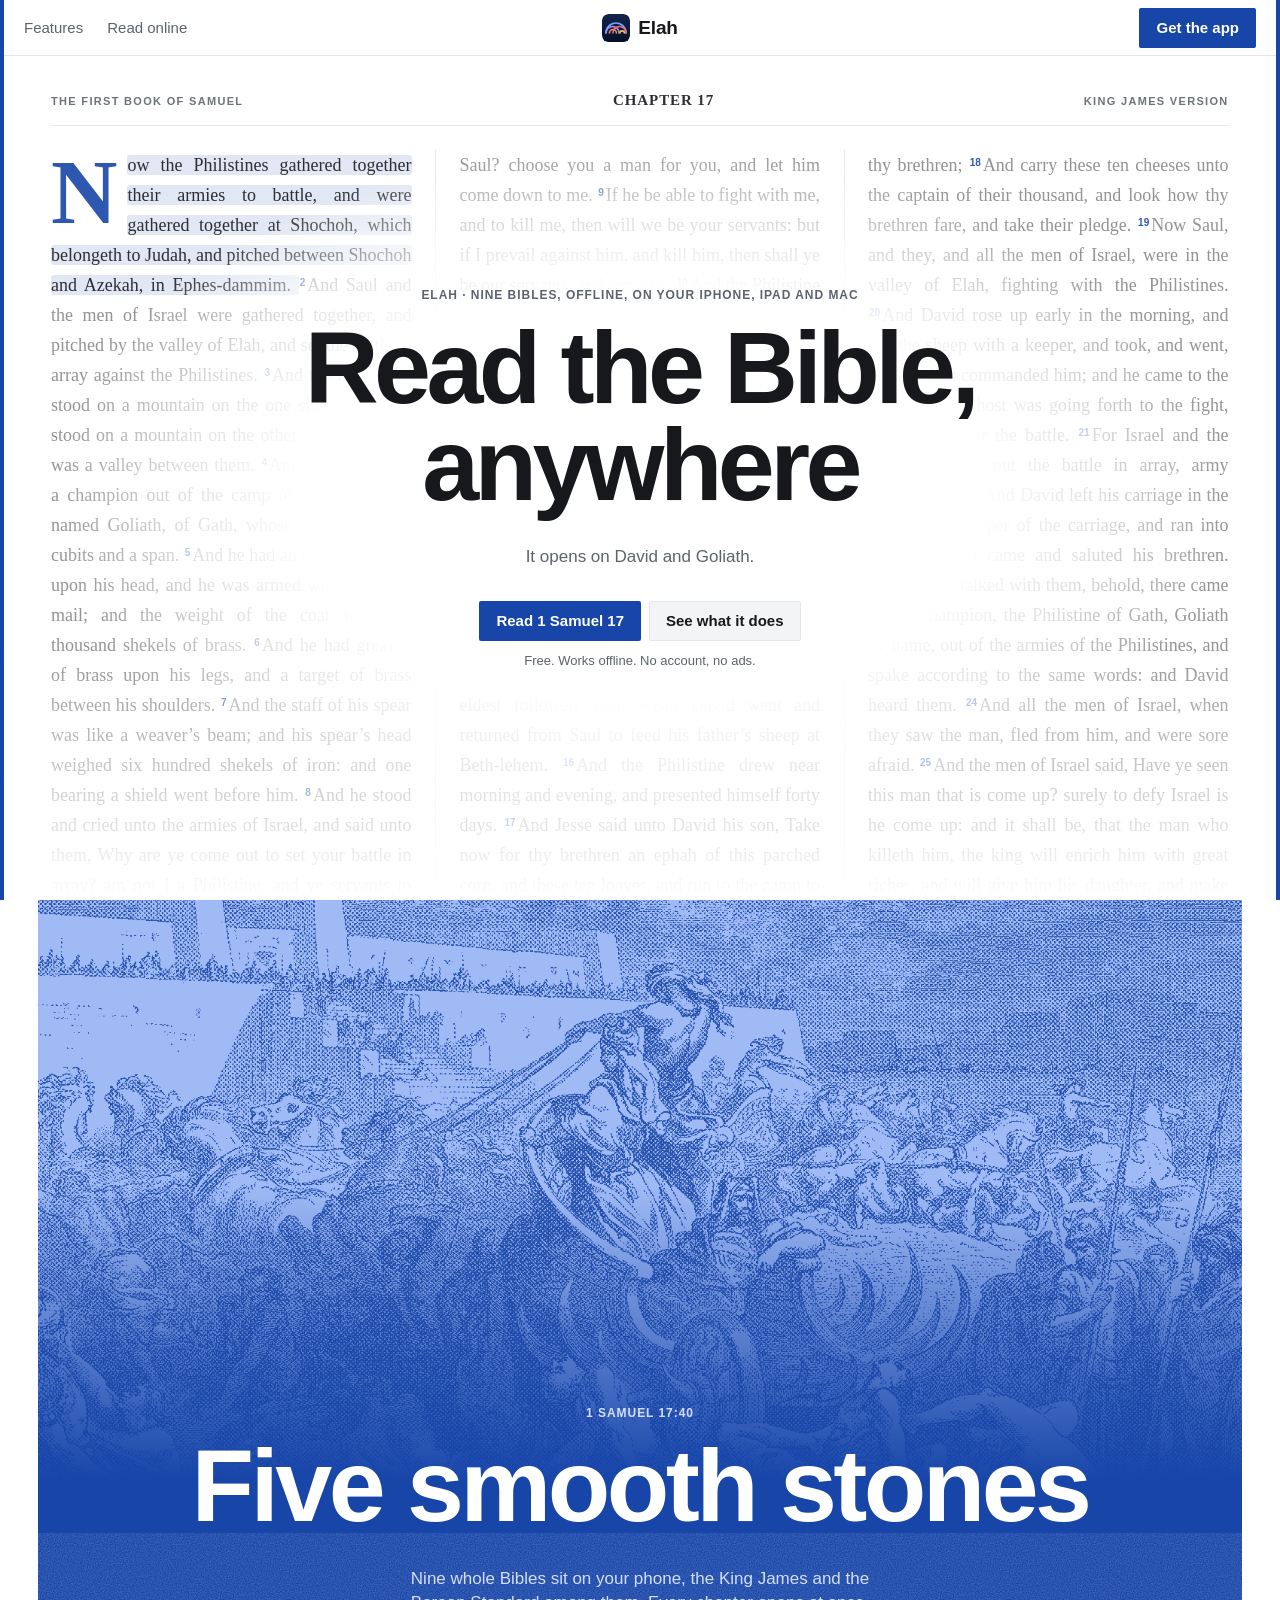
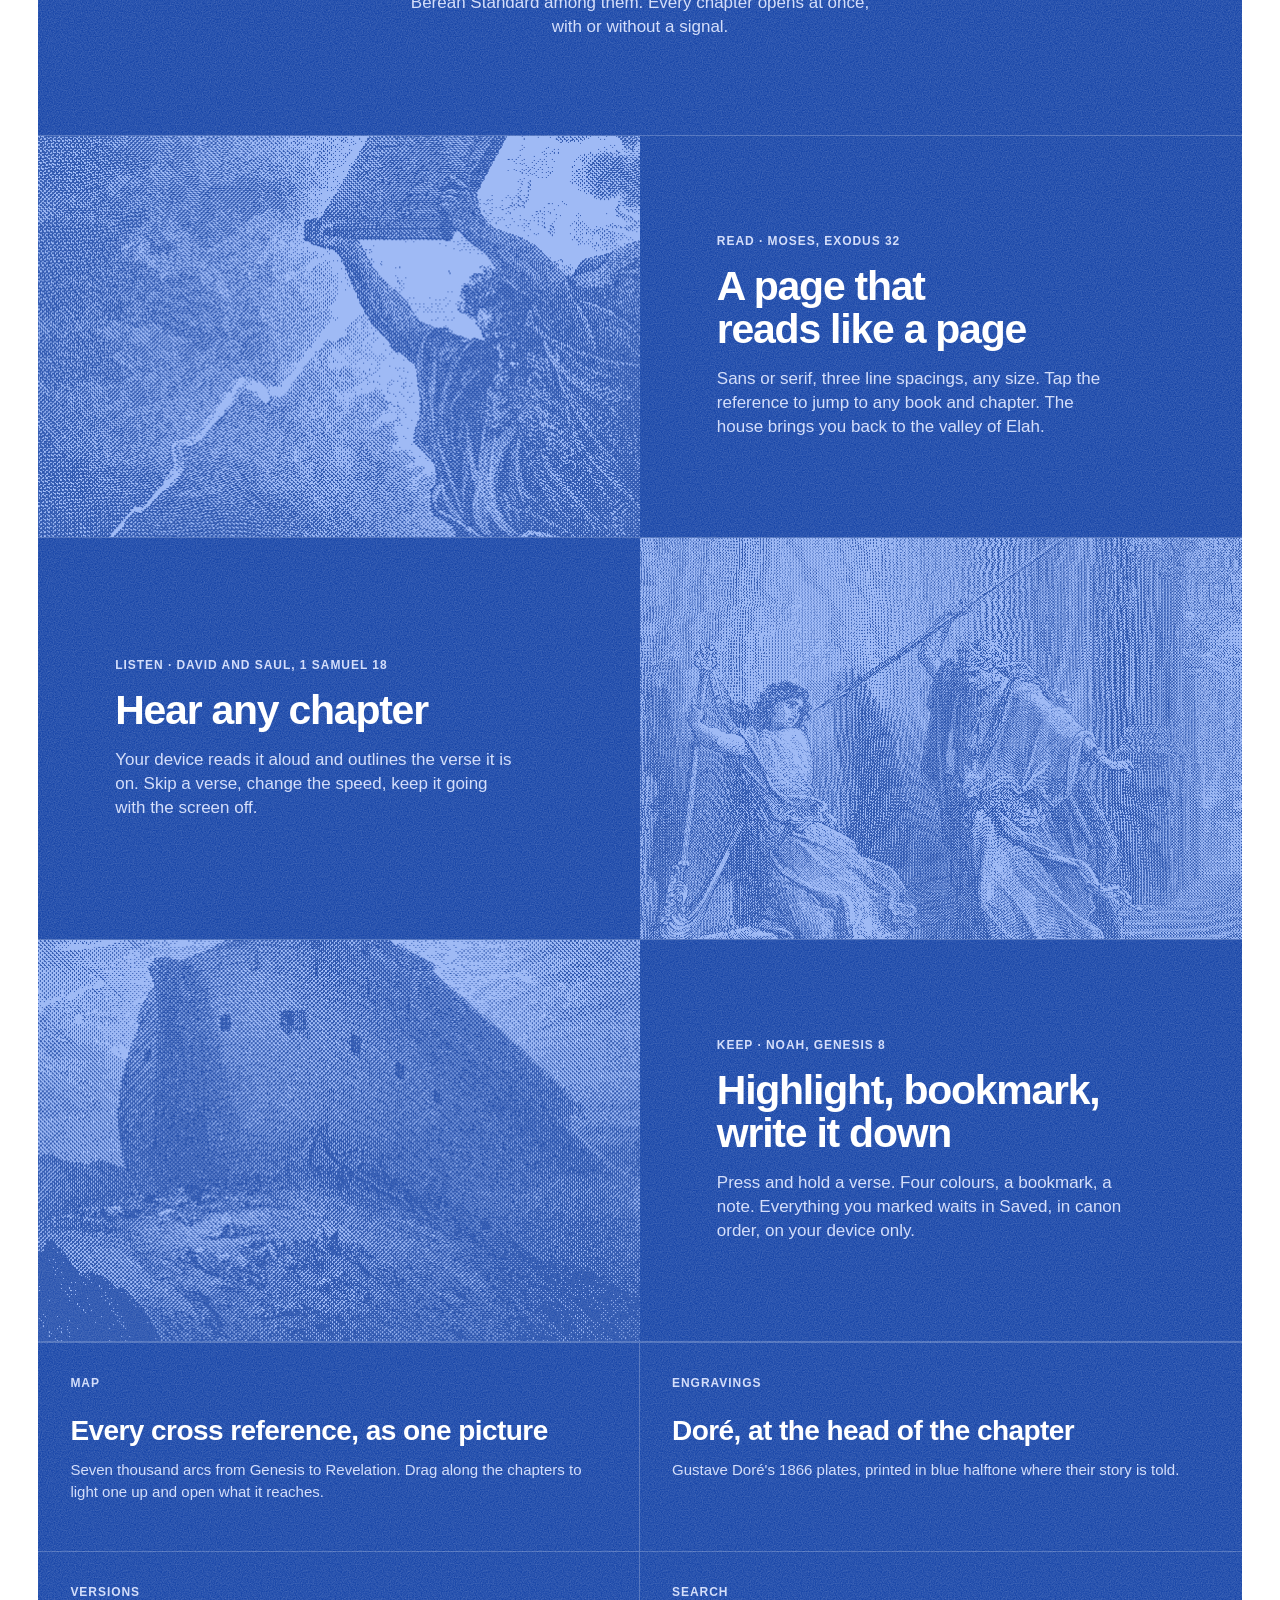
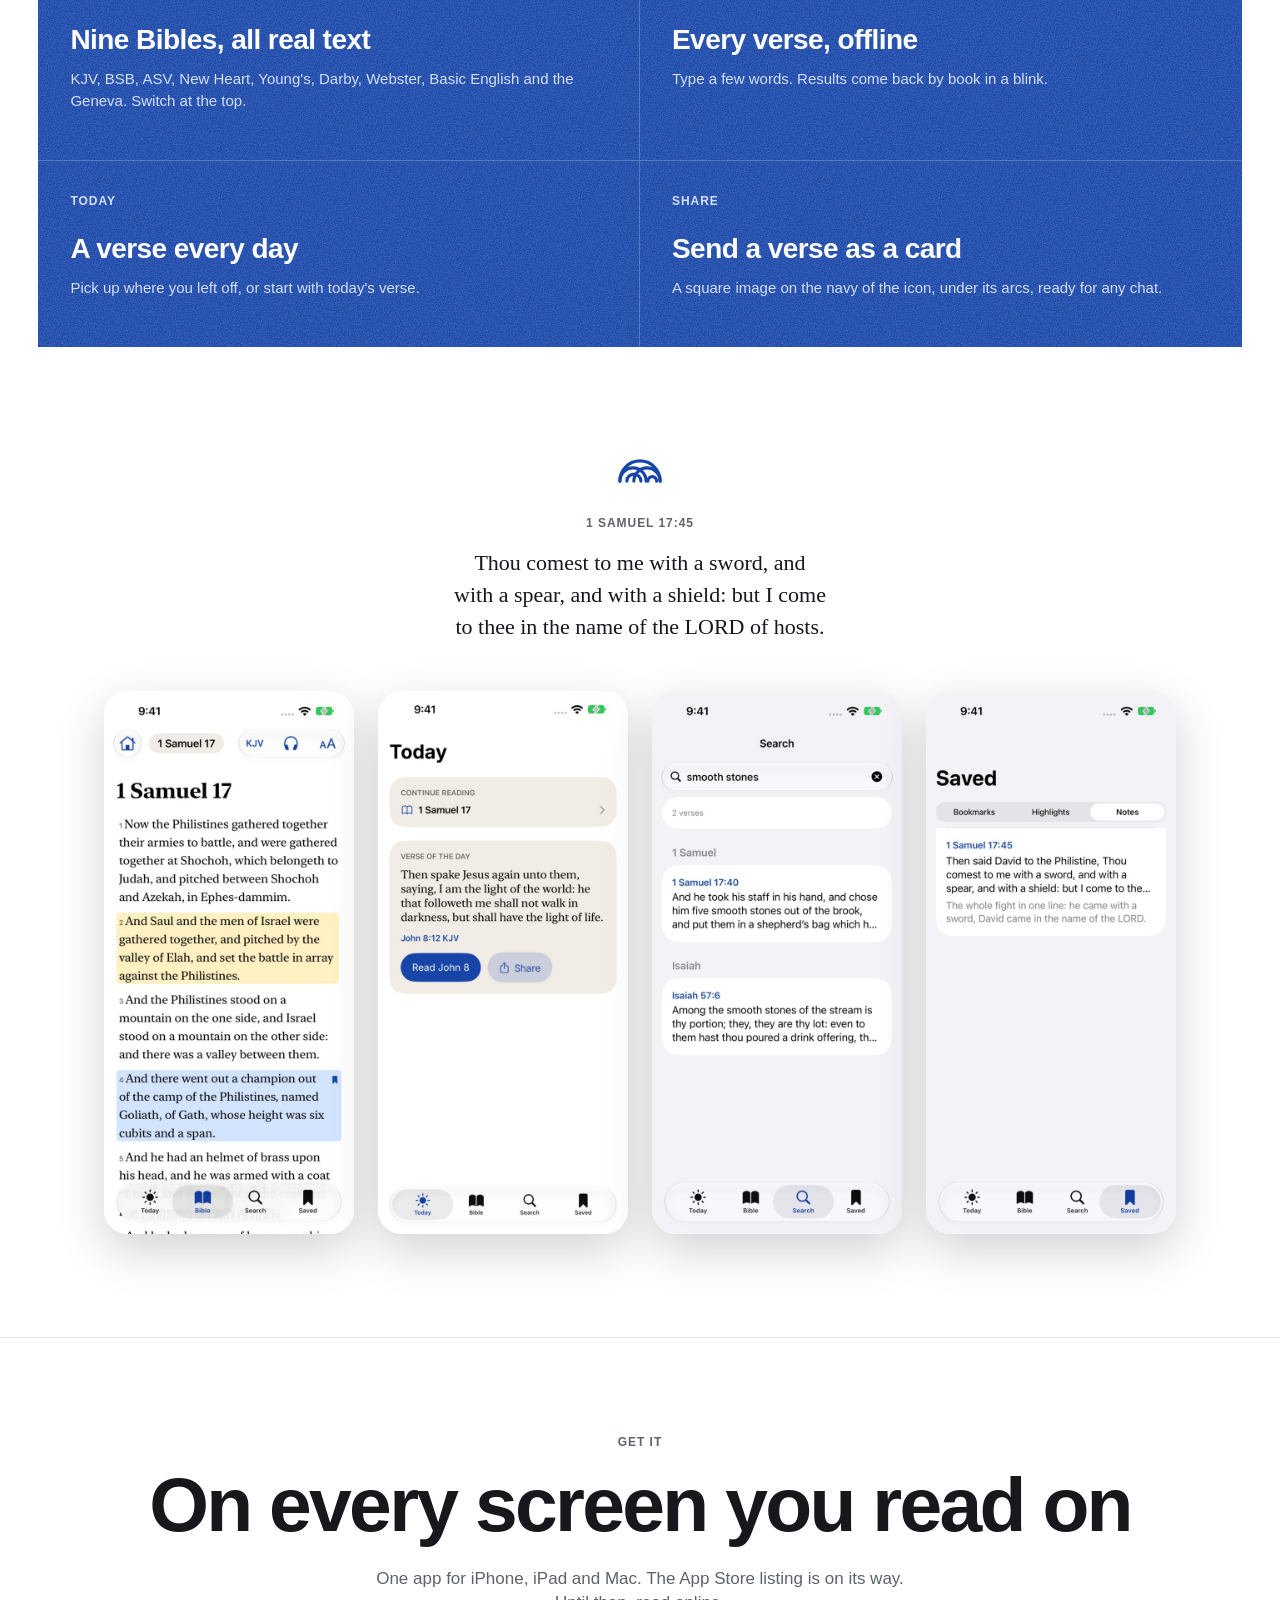
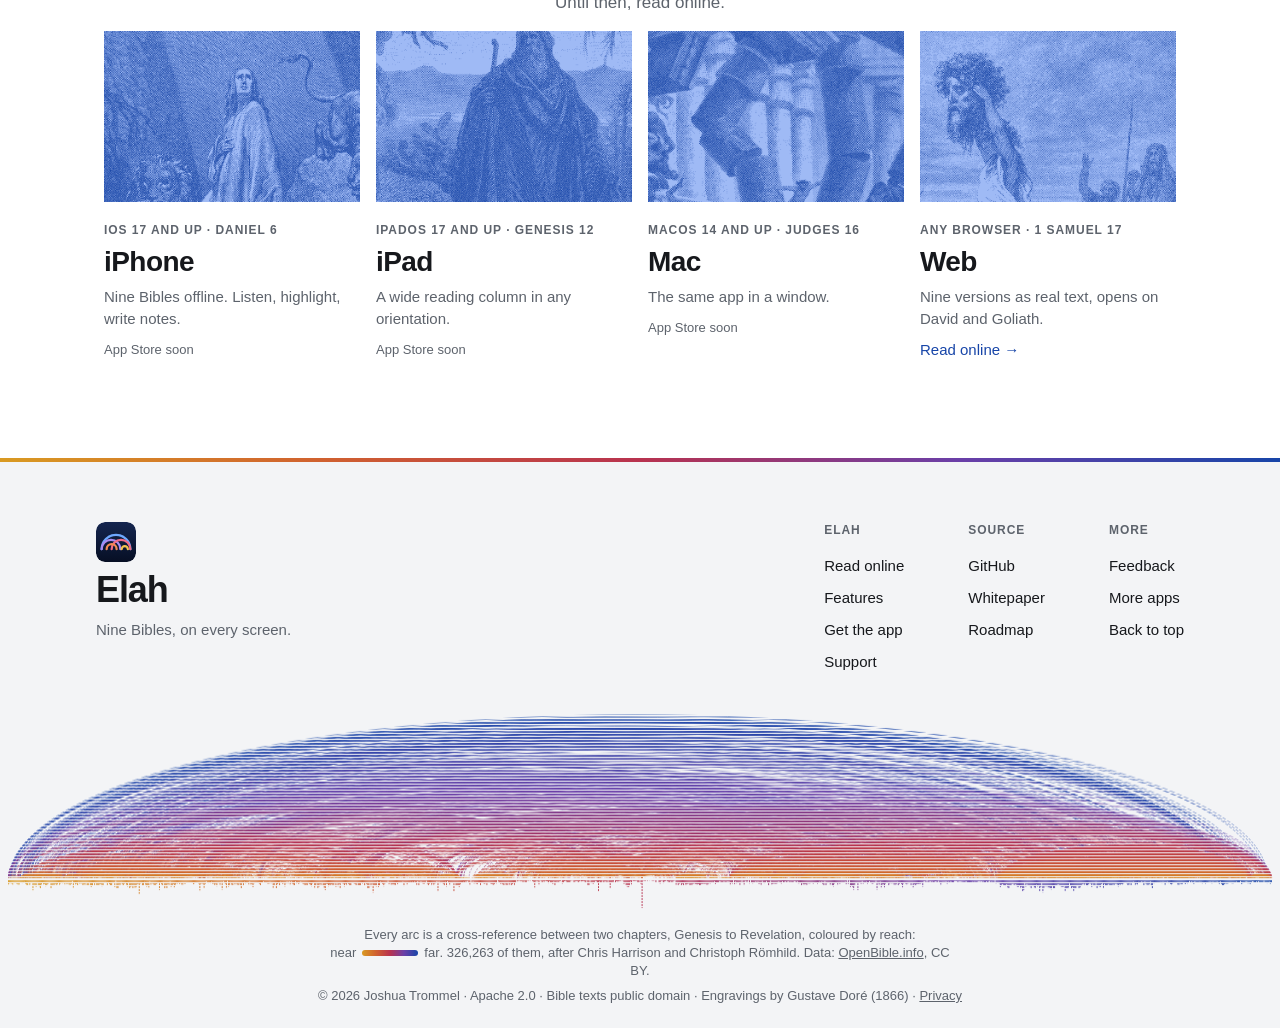
<file: landing/index.html>
<!DOCTYPE html>
<html lang="en">
<head>
<meta charset="UTF-8">
<meta name="viewport" content="width=device-width, initial-scale=1.0, viewport-fit=cover">
<title>Elah. Nine Bibles, offline, on your iPhone, iPad and Mac.</title>
<meta name="description" content="A Bible you can see: every cross reference as one map of arcs, Doré's engravings at their chapters, nine Bibles offline. For iPhone, iPad and Mac. It opens on David and Goliath. Highlight, bookmark and add notes, search every verse, listen to any chapter. No account, no ads.">
<meta name="color-scheme" content="light dark">
<meta name="theme-color" content="#ffffff" media="(prefers-color-scheme: light)">
<meta name="theme-color" content="#0f1012" media="(prefers-color-scheme: dark)">
<link rel="canonical" href="https://elah.jaybulb.com/">
<link rel="icon" href="favicon.svg?v=2" type="image/svg+xml">
<link rel="icon" href="favicon-32.png" sizes="32x32" type="image/png">
<link rel="apple-touch-icon" href="apple-touch-icon.png">
<meta property="og:type" content="website">
<meta property="og:site_name" content="Elah">
<meta property="og:title" content="Elah. Nine Bibles, offline, on your iPhone, iPad and Mac.">
<meta property="og:description" content="Opens on David and Goliath. Offline, no account, no ads.">
<meta property="og:url" content="https://elah.jaybulb.com/">
<meta name="twitter:card" content="summary">
<link rel="stylesheet" href="tokens.css?v=3">
<link rel="stylesheet" href="landing.css?v=4">
<link rel="stylesheet" href="hero.css?v=4">
<script src="landing.js" defer></script>
</head>
<body>

<header class="nav" aria-label="Site">
  <nav class="nav-links" aria-label="Main">
    <a href="#features">Features</a>
    <a href="read">Read online</a>
  </nav>
  <a class="nav-brand" href="#top" aria-label="Elah home"><img src="icon.svg?v=2" alt="" width="28" height="28"><span>Elah</span></a>
  <div class="nav-end">
    <a class="btn btn-solid" href="#get">Get the app</a>
  </div>
</header>

<!-- Art, dithered to halftone by hand from Gustave Doré's Bible engravings (1866, public domain, via Wikimedia Commons):
     David Slays Goliath, Saul Attempts to Kill David, David Shows Saul How He Spared His Life, David Mourns the Death of Absalom. -->
<main id="top">
<section class="hero" id="hero">
  <div class="hero-bg" aria-hidden="true" inert><div class="ewall" id="ewall"></div></div>
  <div class="wrap center hero-copy">
    <p class="label">Elah &middot; Nine Bibles, offline, on your iPhone, iPad and Mac</p>
    <h1><a href="read">Read the Bible, anywhere</a></h1>
    <p class="lead">It opens on David and Goliath.</p>
    <div class="cta">
      <a class="btn btn-solid" href="read">Read 1 Samuel 17</a>
      <a class="btn btn-ghost" href="#features">See what it does</a>
    </div>
    <p class="fine">Free. Works offline. No account, no ads.</p>
  </div>
</section>

<section class="band" id="features">
  <div class="band-head">
    <div class="art band-art" style="--img: url(art/ammonites.png)" aria-hidden="true"></div>
    <div class="band-copy reveal">
      <p class="label">1 Samuel 17:40</p>
      <h2>Five smooth stones</h2>
      <p>Nine whole Bibles sit on your phone, the King James and the Berean Standard among them. Every chapter opens at once, with or without a signal.</p>
    </div>
  </div>
  <div class="frows">
    <article class="frow reveal"><div class="art" style="--img: url(art/c-moses.png)" aria-hidden="true"></div><div><p class="label">Read &middot; Moses, Exodus 32</p><h3>A page that reads like a page</h3><p>Sans or serif, three line spacings, any size. Tap the reference to jump to any book and chapter. The house brings you back to the valley of Elah.</p></div></article>
    <article class="frow reveal"><div class="art" style="--img: url(art/saul.png)" aria-hidden="true"></div><div><p class="label">Listen &middot; David and Saul, 1 Samuel 18</p><h3>Hear any chapter</h3><p>Your device reads it aloud and outlines the verse it is on. Skip a verse, change the speed, keep it going with the screen off.</p></div></article>
    <article class="frow reveal"><div class="art" style="--img: url(art/c-noah.png)" aria-hidden="true"></div><div><p class="label">Keep &middot; Noah, Genesis 8</p><h3>Highlight, bookmark, write it down</h3><p>Press and hold a verse. Four colours, a bookmark, a note. Everything you marked waits in Saved, in canon order, on your device only.</p></div></article>
  </div>
  <div class="cells">
      <article class="cell reveal"><p class="label">Map</p><h3>Every cross reference, as one picture</h3><p>Seven thousand arcs from Genesis to Revelation. Drag along the chapters to light one up and open what it reaches.</p></article>
      <article class="cell reveal"><p class="label">Engravings</p><h3>Doré, at the head of the chapter</h3><p>Gustave Doré's 1866 plates, printed in blue halftone where their story is told.</p></article>
      <article class="cell reveal"><p class="label">Versions</p><h3>Nine Bibles, all real text</h3><p>KJV, BSB, ASV, New Heart, Young's, Darby, Webster, Basic English and the Geneva. Switch at the top.</p></article>
      <article class="cell reveal"><p class="label">Search</p><h3>Every verse, offline</h3><p>Type a few words. Results come back by book in a blink.</p></article>
      <article class="cell reveal"><p class="label">Today</p><h3>A verse every day</h3><p>Pick up where you left off, or start with today's verse.</p></article>
      <article class="cell reveal"><p class="label">Share</p><h3>Send a verse as a card</h3><p>A square image on the navy of the icon, under its arcs, ready for any chat.</p></article>
  </div>
</section>

<section class="sec field" id="screens">
  <div class="wrap center">
    <div class="reveal">
      <i class="mark" aria-hidden="true"></i>
      <p class="label">1 Samuel 17:45</p>
      <p class="verse">Thou comest to me with a sword, and with a spear, and with a shield: but I come to thee in the name of the LORD of hosts.</p>
    </div>
  </div>
  <div class="shots reveal">
    <picture><source media="(prefers-color-scheme: dark)" srcset="shots/dark-bible.jpg"><img src="shots/light-bible.jpg" alt="1 Samuel 17 in the reader, with a highlight and a bookmark" width="600" height="1304" loading="lazy"></picture>
    <picture><source media="(prefers-color-scheme: dark)" srcset="shots/dark-today.jpg"><img src="shots/light-today.jpg" alt="Today: continue reading and the verse of the day" width="600" height="1304" loading="lazy"></picture>
    <picture><source media="(prefers-color-scheme: dark)" srcset="shots/dark-search.jpg"><img src="shots/light-search.jpg" alt="Search for smooth stones" width="600" height="1304" loading="lazy"></picture>
    <picture><source media="(prefers-color-scheme: dark)" srcset="shots/dark-saved.jpg"><img src="shots/light-saved.jpg" alt="Saved notes" width="600" height="1304" loading="lazy"></picture>
  </div>
</section>

<section class="sec plats" id="get">
  <div class="wrap center">
    <p class="label reveal">Get it</p>
    <h2 class="reveal">On every screen you read on</h2>
    <p class="body reveal">One app for iPhone, iPad and Mac. The App Store listing is on its way. Until then, read online.</p>
    <div class="prods">
      <article class="prod reveal"><div class="art prod-art" style="--img: url(art/c-daniel.png)" aria-hidden="true"></div><p class="label">iOS 17 and up &middot; Daniel 6</p><h3>iPhone</h3><p>Nine Bibles offline. Listen, highlight, write notes.</p><span class="soon">App Store soon</span></article>
      <article class="prod reveal"><div class="art prod-art" style="--img: url(art/c-abraham.png)" aria-hidden="true"></div><p class="label">iPadOS 17 and up &middot; Genesis 12</p><h3>iPad</h3><p>A wide reading column in any orientation.</p><span class="soon">App Store soon</span></article>
      <article class="prod reveal"><div class="art prod-art" style="--img: url(art/c-samson.png)" aria-hidden="true"></div><p class="label">macOS 14 and up &middot; Judges 16</p><h3>Mac</h3><p>The same app in a window.</p><span class="soon">App Store soon</span></article>
      <article class="prod reveal"><div class="art prod-art" style="--img: url(art/c-david.png)" aria-hidden="true"></div><p class="label">Any browser &middot; 1 Samuel 17</p><h3>Web</h3><p>Nine versions as real text, opens on David and Goliath.</p><a href="read">Read online &rarr;</a></article>
    </div>
  </div>
</section>
</main>

<footer class="foot" id="footer">
  <div class="foot-top">
    <div class="foot-brand"><img src="icon.svg?v=2" alt="" width="40" height="40"><b>Elah</b><p>Nine Bibles, on every screen.</p></div>
    <nav class="foot-cols" aria-label="Footer">
      <div><p class="label">Elah</p><a href="read">Read online</a><a href="#features">Features</a><a href="#get">Get the app</a><a href="support">Support</a></div>
      <div><p class="label">Source</p><a href="https://github.com/nulljosh/elah">GitHub</a><a href="https://github.com/nulljosh/elah/blob/main/WHITEPAPER.md">Whitepaper</a><a href="https://github.com/nulljosh/elah/blob/main/docs/roadmap.md">Roadmap</a></div>
      <div><p class="label">More</p><a href="mailto:trommatic@icloud.com?subject=Elah">Feedback</a><a href="https://jaybulb.com">More apps</a><a href="#top">Back to top</a></div>
    </nav>
  </div>
  <figure class="xref">
    <div class="word-band arc-band" aria-hidden="true"><canvas class="word-canvas"></canvas></div>
    <figcaption>Every arc is a cross-reference between two chapters, Genesis to Revelation, coloured by reach: <span class="xref-key">near <i></i> far</span>. 326,263 of them, after Chris Harrison and Christoph Römhild. Data: <a href="https://www.openbible.info/labs/cross-references/">OpenBible.info</a>, CC BY.</figcaption>
  </figure>
  <p class="legal">&copy; 2026 Joshua Trommel &middot; Apache 2.0 &middot; Bible texts public domain &middot; Engravings by Gustave Doré (1866) &middot; <a href="privacy">Privacy</a></p>
</footer>

<script src="footer-band.js?v=3" defer></script>
<script src="hero.js?v=6" defer></script>
</body>
</html>
</file>
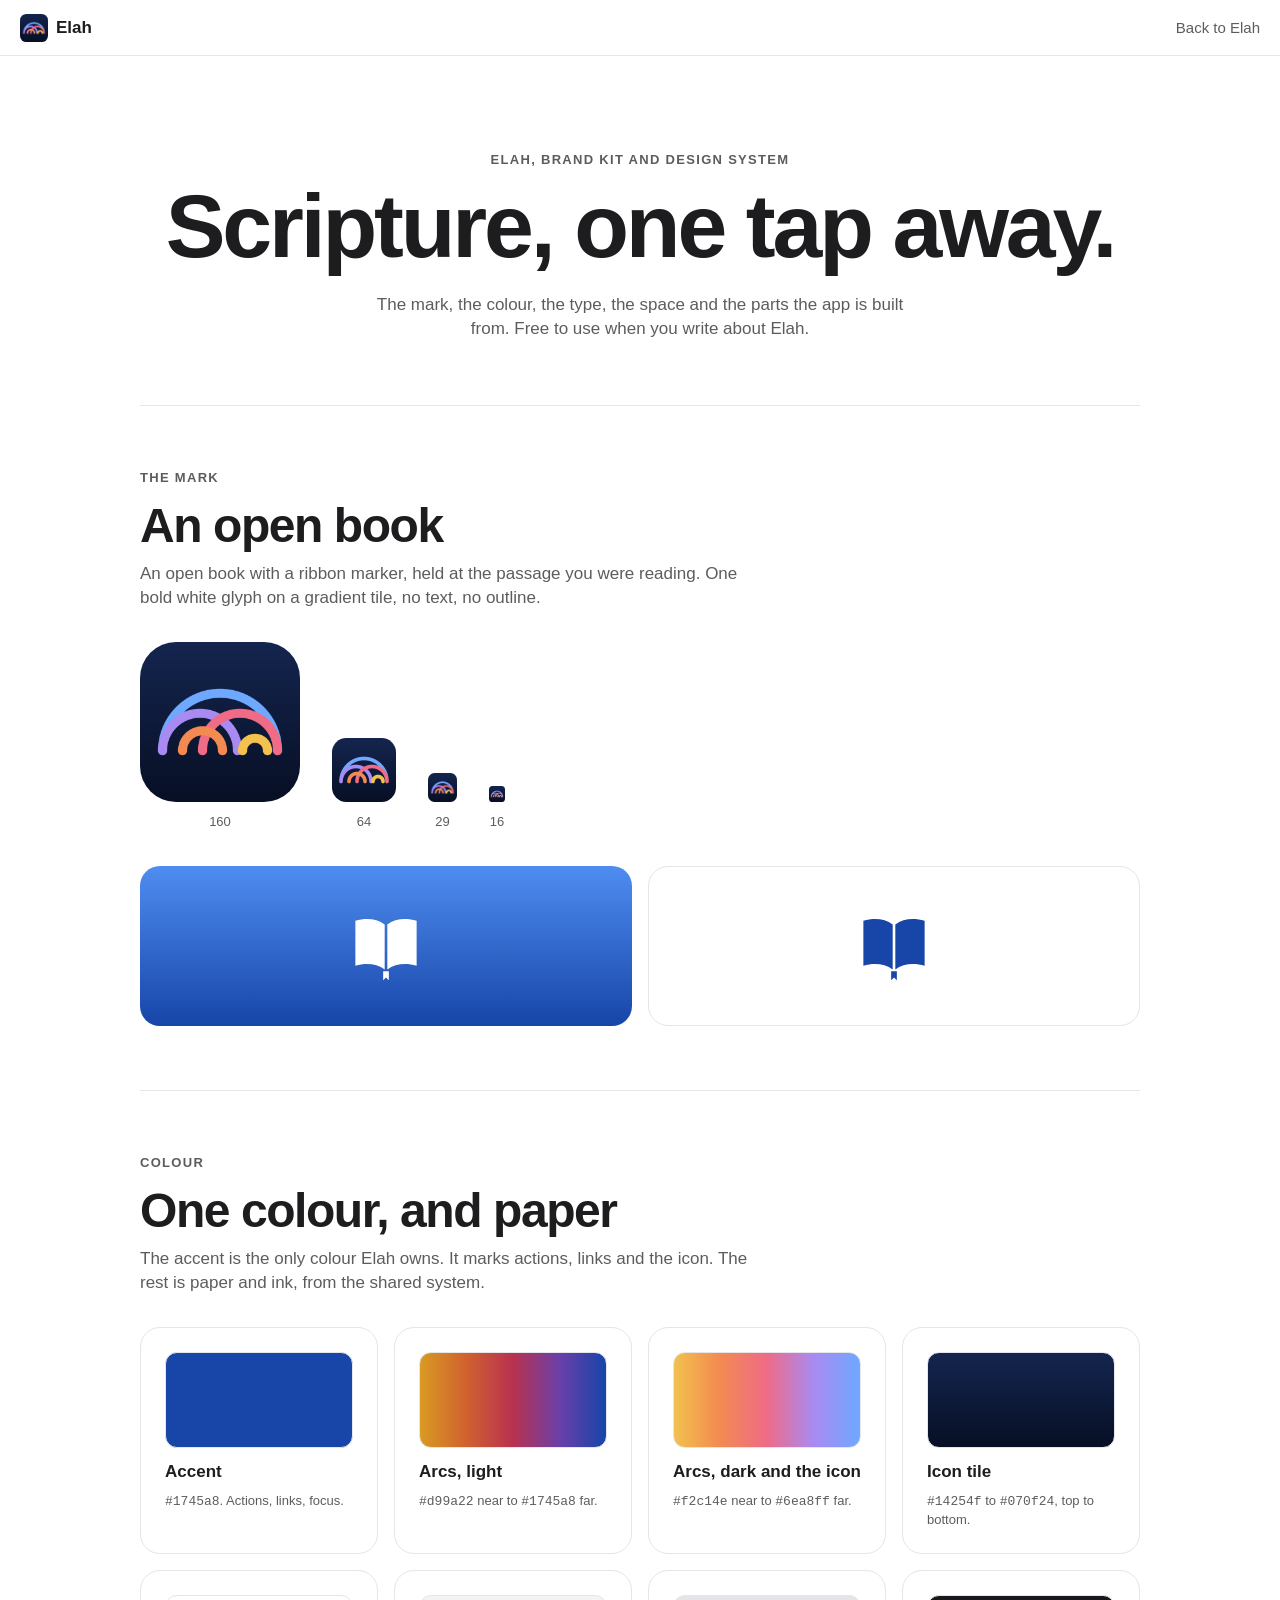
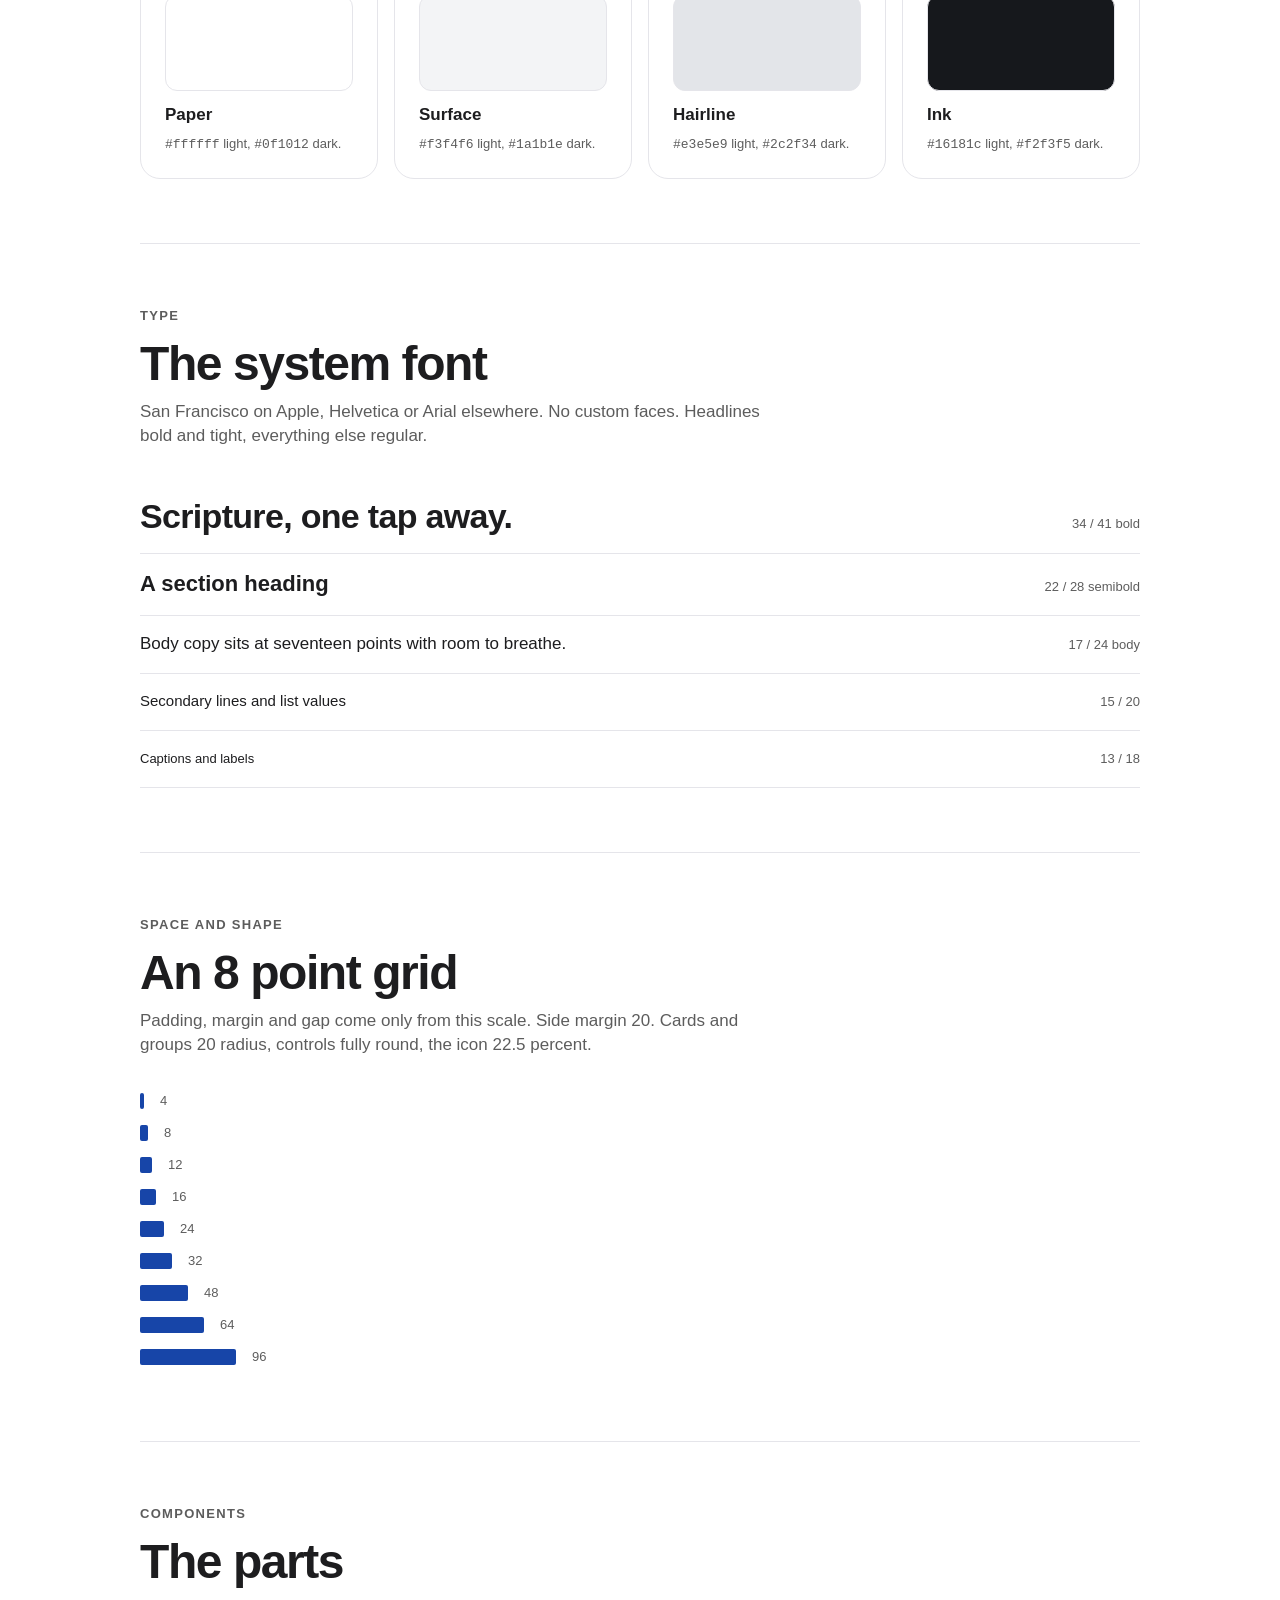
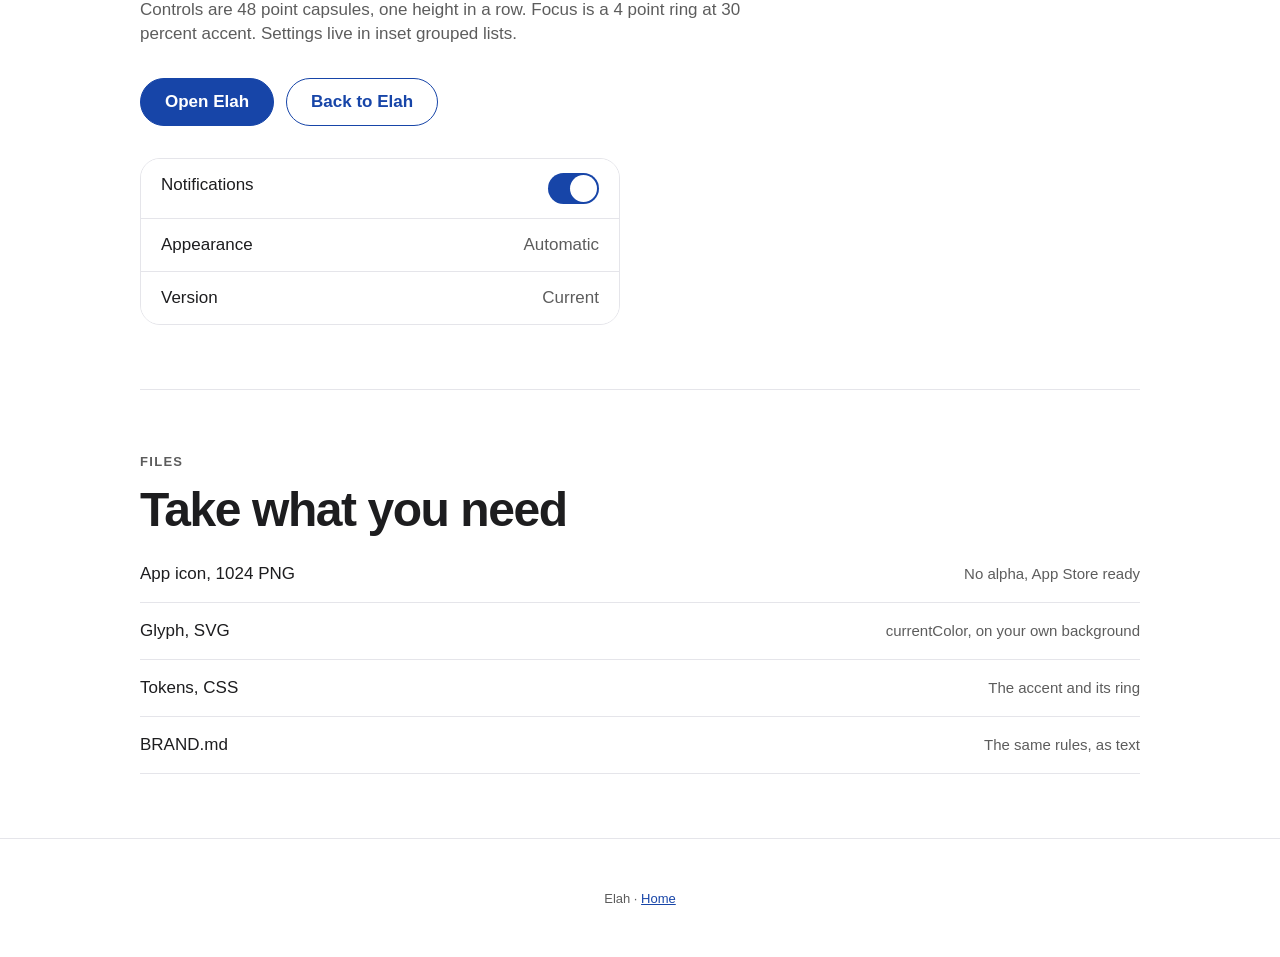
<file: landing/brand/index.html>
<!doctype html>
<html lang="en">
<head>
<meta charset="utf-8">
<meta name="viewport" content="width=device-width, initial-scale=1">
<title>Elah brand kit</title>
<meta name="description" content="Elah's mark, colour, type, space and components, in one page.">
<meta name="theme-color" content="#ffffff">
<link rel="icon" href="icon-1024.png">
<style>
@import url("https://jaybulb.com/tokens.css");
@import url("tokens.css");
/* written by make_brand_page.py; white paper in light mode, the shared tokens in dark */
@media (prefers-color-scheme: light) { :root { --color-bg: #fff; --color-bg2: #f5f5f7; --color-hairline: #e5e5ea; } }
:root { --a: #1745a8; --a-light: #4f8df0; --a-deep: #1745a8; --a-solid: #1745a8; --a-link: #1745a8; --ink: var(--color-text, #1d1d1f); --paper: var(--color-bg, #fff); --surface: var(--color-bg2, #f5f5f7); --line: var(--color-hairline, #e5e5ea); --sub: var(--color-secondary, rgba(0,0,0,.64)); }
@media (prefers-color-scheme: dark) { :root { --a-link: #4f8df0; } }
* { box-sizing: border-box; margin: 0; padding: 0; }
body { font-family: -apple-system, BlinkMacSystemFont, "SF Pro Text", "Helvetica Neue", Helvetica, Arial, sans-serif; font-size: 17px; line-height: 24px; color: var(--ink); background: var(--paper); -webkit-font-smoothing: antialiased; }
a { color: var(--a-link); }
.wrap { max-width: 1040px; margin: 0 auto; padding: 0 20px; }
.nav { position: sticky; top: 0; z-index: 5; display: flex; align-items: center; justify-content: space-between; height: 56px; padding: 0 20px; background: color-mix(in srgb, var(--paper) 88%, transparent); backdrop-filter: blur(16px); -webkit-backdrop-filter: blur(16px); border-bottom: 1px solid var(--line); }
.nav a { display: flex; align-items: center; gap: 8px; font-weight: 700; color: var(--ink); text-decoration: none; }
.nav img { width: 28px; height: 28px; border-radius: 22.5%; }
.nav .back { font-weight: 500; color: var(--sub); font-size: 15px; }
.label { font-size: 13px; line-height: 16px; font-weight: 600; letter-spacing: .1em; text-transform: uppercase; color: var(--sub); margin-bottom: 16px; }
header { padding: 96px 0 64px; text-align: center; }
h1 { font-size: clamp(44px, 7vw, 96px); line-height: .95; font-weight: 700; letter-spacing: -.035em; text-wrap: balance; }
header p:last-child { max-width: 560px; margin: 24px auto 0; color: var(--sub); }
section { padding: 64px 0; border-top: 1px solid var(--line); }
h2 { font-size: clamp(32px, 4vw, 48px); line-height: 1; font-weight: 700; letter-spacing: -.03em; margin-bottom: 12px; }
.intro { color: var(--sub); max-width: 620px; margin-bottom: 32px; }
.grid { display: grid; gap: 16px; grid-template-columns: repeat(auto-fill, minmax(200px, 1fr)); }
.card { border: 1px solid var(--line); border-radius: 20px; padding: 24px; background: var(--paper); }
.card small { display: block; color: var(--sub); font-size: 13px; line-height: 18px; margin-top: 8px; }
code { font: 13px/18px ui-monospace, SFMono-Regular, Menlo, monospace; }
.marks { display: flex; flex-wrap: wrap; align-items: flex-end; gap: 32px; }
.marks figure { text-align: center; }
.marks img { display: block; border-radius: 22.5%; margin: 0 auto 8px; }
.marks figcaption { font-size: 13px; color: var(--sub); }
.mark-on { display: grid; grid-template-columns: 1fr 1fr; gap: 16px; margin-top: 32px; }
.mark-on div { height: 160px; border-radius: 20px; display: grid; place-items: center; border: 1px solid var(--line); }
.mark-on i { display: block; width: 112px; height: 112px; background: currentColor; -webkit-mask: url(mark.svg) center / contain no-repeat; mask: url(mark.svg) center / contain no-repeat; }
.mark-on .on-accent { background: linear-gradient(var(--a-light), var(--a-deep)); color: #fff; border: 0; }
.mark-on .on-paper { color: var(--a-link); }
.sw { height: 96px; border-radius: 12px; margin-bottom: 12px; border: 1px solid var(--line); }
.type p { border-bottom: 1px solid var(--line); padding: 16px 0; display: flex; justify-content: space-between; align-items: baseline; gap: 16px; }
.type p span:last-child { color: var(--sub); font-size: 13px; white-space: nowrap; }
.t34 { font-size: 34px; line-height: 41px; font-weight: 700; letter-spacing: -.02em; } .t22 { font-size: 22px; line-height: 28px; font-weight: 600; } .t15 { font-size: 15px; line-height: 20px; } .t13 { font-size: 13px; line-height: 18px; }
.space div { display: flex; align-items: center; gap: 16px; margin-bottom: 8px; font-size: 13px; color: var(--sub); }
.space b { display: block; height: 16px; background: var(--a); border-radius: 2px; }
.row { display: flex; flex-wrap: wrap; gap: 12px; align-items: center; }
.btn { height: 48px; padding: 0 24px; border-radius: 999px; display: inline-flex; align-items: center; font-weight: 600; font-size: 17px; text-decoration: none; border: 1px solid var(--a-solid); white-space: nowrap; }
.btn-solid { background: var(--a-solid); color: #ffffff; }
.btn-ghost { background: var(--paper); color: var(--a-link); border-color: var(--a-link); }
.btn:focus-visible { outline: 4px solid color-mix(in srgb, var(--a) 30%, transparent); outline-offset: 2px; }
.list { margin-top: 32px; border: 1px solid var(--line); border-radius: 20px; overflow: hidden; max-width: 480px; }
.list div { display: flex; justify-content: space-between; padding: 14px 20px; border-bottom: 1px solid var(--line); background: var(--paper); }
.list div:last-child { border-bottom: 0; }
.list span:last-child { color: var(--sub); }
.tog { width: 51px; height: 31px; border-radius: 999px; background: var(--a-solid); position: relative; }
.tog::after { content: ""; position: absolute; top: 2px; right: 2px; width: 27px; height: 27px; border-radius: 50%; background: #fff; }
.files a { display: flex; justify-content: space-between; gap: 16px; padding: 16px 0; border-bottom: 1px solid var(--line); color: var(--ink); text-decoration: none; }
.files a span:last-child { color: var(--sub); font-size: 15px; text-align: right; }
.files a:hover span:first-child { color: var(--a-link); }
footer { padding: 48px 0; text-align: center; font-size: 13px; color: var(--sub); border-top: 1px solid var(--line); }
@media (max-width: 600px) { .mark-on { grid-template-columns: 1fr; } .type p { flex-direction: column; gap: 4px; } }
</style>
</head>
<body>
<nav class="nav" aria-label="Main"><a href="/"><img src="icon-1024.png" alt="">Elah</a><a class="back" href="/">Back to Elah</a></nav>
<main class="wrap">
  <header>
    <p class="label">Elah, brand kit and design system</p>
    <h1>Scripture, one tap away.</h1>
    <p>The mark, the colour, the type, the space and the parts the app is built from. Free to use when you write about Elah.</p>
  </header>

  <section aria-labelledby="mark-h">
    <p class="label">The mark</p>
    <h2 id="mark-h">An open book</h2>
    <p class="intro">An open book with a ribbon marker, held at the passage you were reading. One bold white glyph on a gradient tile, no text, no outline.</p>
    <div class="marks">
      <figure><img src="icon-1024.png" width="160" height="160" alt="The Elah icon at 160 pixels"><figcaption>160</figcaption></figure>
      <figure><img src="icon-1024.png" width="64" height="64" alt="The Elah icon at 64 pixels"><figcaption>64</figcaption></figure>
      <figure><img src="icon-1024.png" width="29" height="29" alt="The Elah icon at 29 pixels"><figcaption>29</figcaption></figure>
      <figure><img src="icon-1024.png" width="16" height="16" alt="The Elah icon at 16 pixels"><figcaption>16</figcaption></figure>
    </div>
    <div class="mark-on">
      <div class="on-accent"><i role="img" aria-label="The glyph on the gradient tile"></i></div>
      <div class="on-paper"><i role="img" aria-label="The glyph in the accent on paper"></i></div>
    </div>
  </section>

  <section aria-labelledby="colour-h">
    <p class="label">Colour</p>
    <h2 id="colour-h">One colour, and paper</h2>
    <p class="intro">The accent is the only colour Elah owns. It marks actions, links and the icon. The rest is paper and ink, from the shared system.</p>
    <div class="grid">
      <div class="card"><div class="sw" style="background:#1745a8"></div><b>Accent</b><small><code>#1745a8</code>. Actions, links, focus.</small></div>
      <div class="card"><div class="sw" style="background:linear-gradient(90deg,#d99a22,#d0612f,#b8324f,#6a3fa8,#1745a8)"></div><b>Arcs, light</b><small><code>#d99a22</code> near to <code>#1745a8</code> far.</small></div>
      <div class="card"><div class="sw" style="background:linear-gradient(90deg,#f2c14e,#f28a52,#ef6b86,#a98af2,#6ea8ff)"></div><b>Arcs, dark and the icon</b><small><code>#f2c14e</code> near to <code>#6ea8ff</code> far.</small></div>
      <div class="card"><div class="sw" style="background:linear-gradient(#14254f,#070f24)"></div><b>Icon tile</b><small><code>#14254f</code> to <code>#070f24</code>, top to bottom.</small></div>
      <div class="card"><div class="sw" style="background:#fff"></div><b>Paper</b><small><code>#ffffff</code> light, <code>#0f1012</code> dark.</small></div>
      <div class="card"><div class="sw" style="background:#f3f4f6"></div><b>Surface</b><small><code>#f3f4f6</code> light, <code>#1a1b1e</code> dark.</small></div>
      <div class="card"><div class="sw" style="background:#e3e5e9"></div><b>Hairline</b><small><code>#e3e5e9</code> light, <code>#2c2f34</code> dark.</small></div>
      <div class="card"><div class="sw" style="background:#16181c"></div><b>Ink</b><small><code>#16181c</code> light, <code>#f2f3f5</code> dark.</small></div>
    </div>
  </section>

  <section aria-labelledby="type-h">
    <p class="label">Type</p>
    <h2 id="type-h">The system font</h2>
    <p class="intro">San Francisco on Apple, Helvetica or Arial elsewhere. No custom faces. Headlines bold and tight, everything else regular.</p>
    <div class="type">
      <p><span class="t34">Scripture, one tap away.</span><span>34 / 41 bold</span></p>
      <p><span class="t22">A section heading</span><span>22 / 28 semibold</span></p>
      <p><span>Body copy sits at seventeen points with room to breathe.</span><span>17 / 24 body</span></p>
      <p><span class="t15">Secondary lines and list values</span><span>15 / 20</span></p>
      <p><span class="t13">Captions and labels</span><span>13 / 18</span></p>
    </div>
  </section>

  <section aria-labelledby="space-h">
    <p class="label">Space and shape</p>
    <h2 id="space-h">An 8 point grid</h2>
    <p class="intro">Padding, margin and gap come only from this scale. Side margin 20. Cards and groups 20 radius, controls fully round, the icon 22.5 percent.</p>
    <div class="space">
      <div><b style="width:4px"></b>4</div><div><b style="width:8px"></b>8</div><div><b style="width:12px"></b>12</div><div><b style="width:16px"></b>16</div>
      <div><b style="width:24px"></b>24</div><div><b style="width:32px"></b>32</div><div><b style="width:48px"></b>48</div><div><b style="width:64px"></b>64</div><div><b style="width:96px"></b>96</div>
    </div>
  </section>

  <section aria-labelledby="parts-h">
    <p class="label">Components</p>
    <h2 id="parts-h">The parts</h2>
    <p class="intro">Controls are 48 point capsules, one height in a row. Focus is a 4 point ring at 30 percent accent. Settings live in inset grouped lists.</p>
    <div class="row">
      <a class="btn btn-solid" href="/">Open Elah</a>
      <a class="btn btn-ghost" href="/">Back to Elah</a>
    </div>
    <div class="list" aria-hidden="true">
      <div><span>Notifications</span><span class="tog"></span></div>
      <div><span>Appearance</span><span>Automatic</span></div>
      <div><span>Version</span><span>Current</span></div>
    </div>
  </section>

  <section aria-labelledby="files-h">
    <p class="label">Files</p>
    <h2 id="files-h">Take what you need</h2>
    <div class="files">
      <a href="icon-1024.png" download><span>App icon, 1024 PNG</span><span>No alpha, App Store ready</span></a>
      <a href="mark.svg" download><span>Glyph, SVG</span><span>currentColor, on your own background</span></a>
      <a href="tokens.css" download><span>Tokens, CSS</span><span>The accent and its ring</span></a>
      <a href="https://github.com/nulljosh/elah/blob/main/brand/BRAND.md"><span>BRAND.md</span><span>The same rules, as text</span></a>
    </div>
  </section>
</main>
<footer>Elah &middot; <a href="/">Home</a></footer>
</body>
</html>
</file>
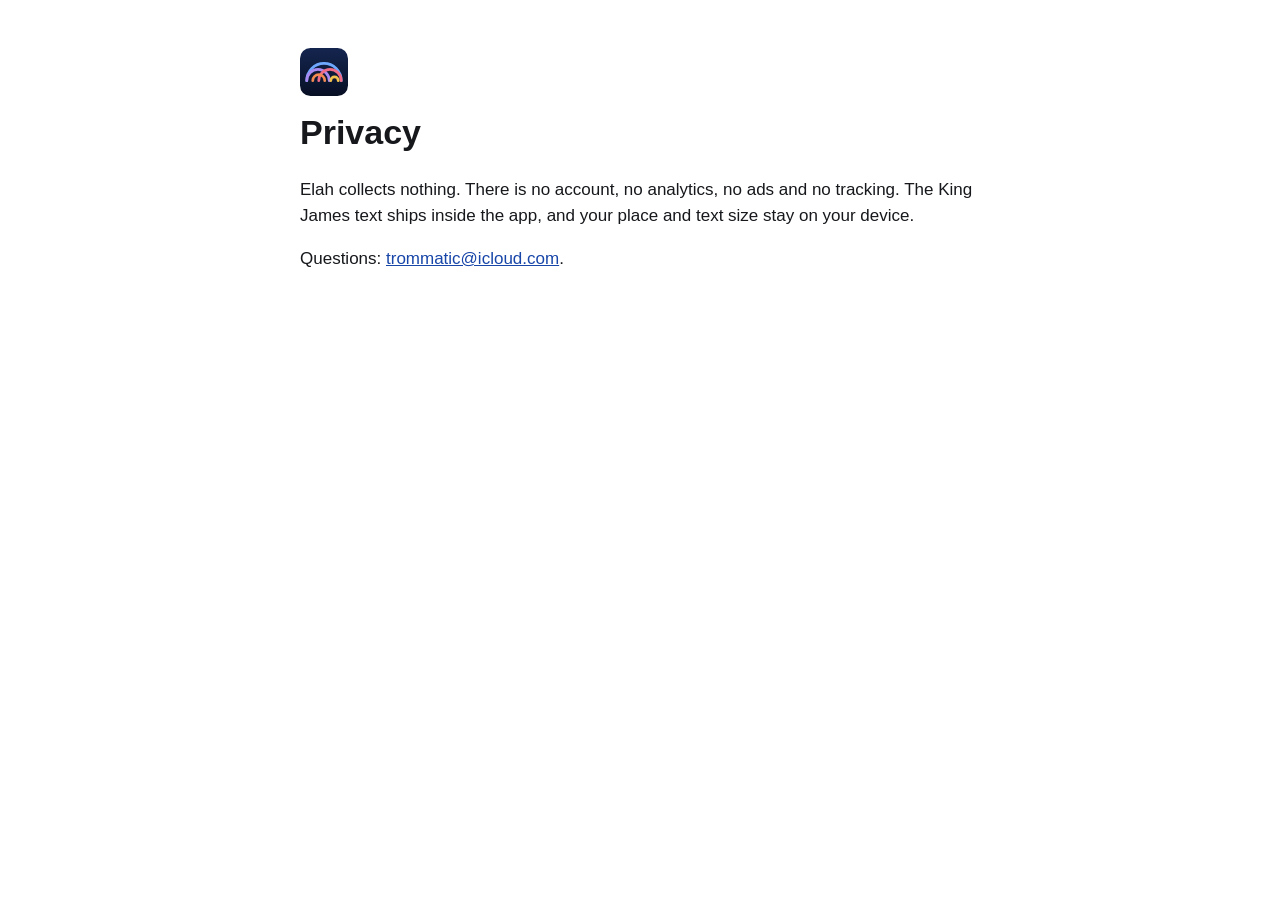
<file: landing/privacy.html>
<!doctype html>
<html lang="en"><head><meta charset="utf-8"><meta name="viewport" content="width=device-width,initial-scale=1">
<title>Elah Privacy</title><link rel="icon" href="favicon.svg?v=2" type="image/svg+xml"><link rel="stylesheet" href="tokens.css?v=3">
<style>body{margin:0;background:var(--bg);color:var(--text);font:var(--size-body)/26px var(--font)}main{max-width:var(--measure);margin:0 auto;padding:var(--s7) var(--page)}h1{font-size:34px;line-height:41px;margin:0 0 var(--s5)}a{color:var(--accent)}img{width:48px;height:48px;display:block;margin-bottom:var(--s4)}</style></head>
<body><main><a href="/"><img src="icon.svg?v=2" alt="Elah"></a><h1>Privacy</h1>
<p>Elah collects nothing. There is no account, no analytics, no ads and no tracking. The King James text ships inside the app, and your place and text size stay on your device.</p><p>Questions: <a href="mailto:trommatic@icloud.com">trommatic@icloud.com</a>.</p>
</main></body></html>
</file>
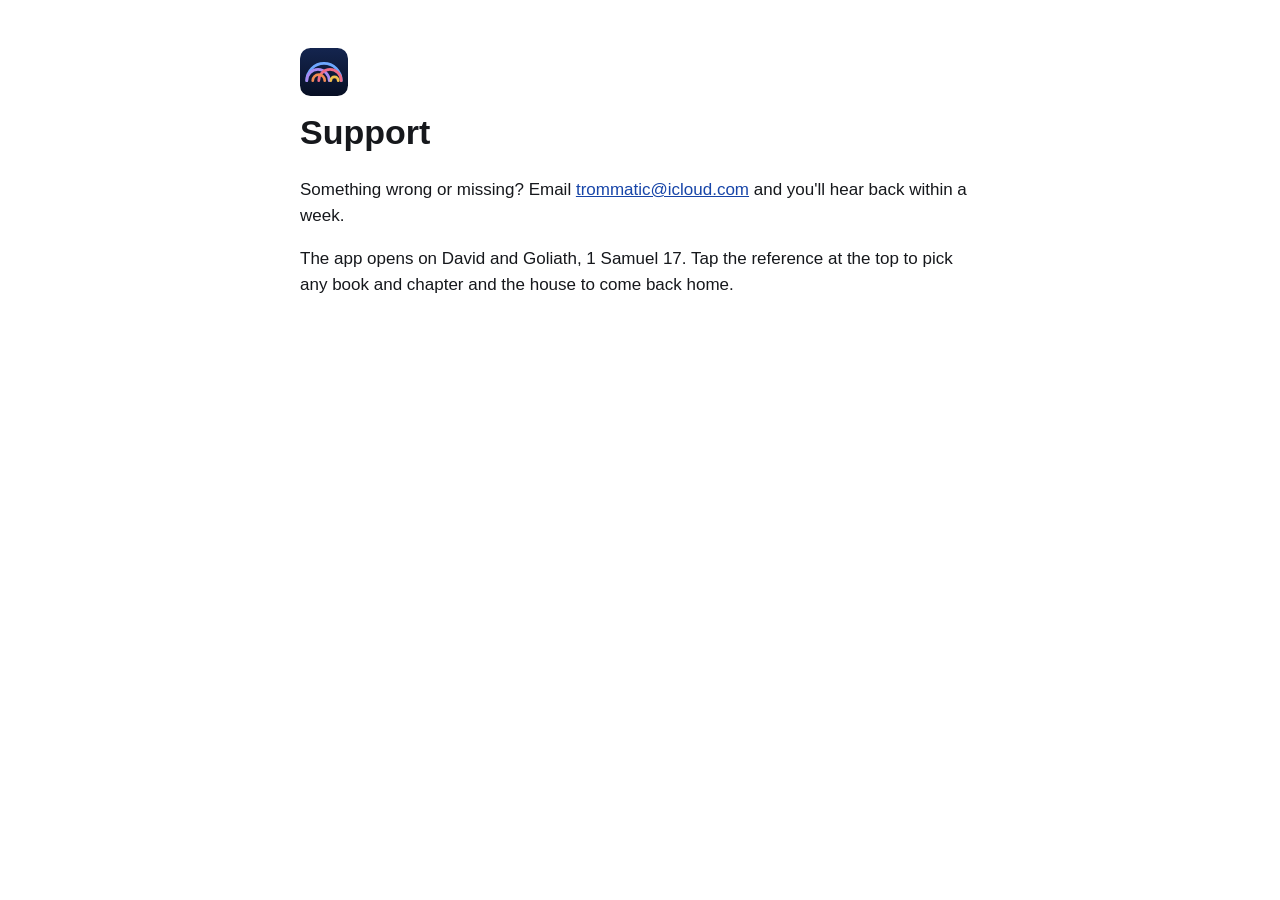
<file: landing/support.html>
<!doctype html>
<html lang="en"><head><meta charset="utf-8"><meta name="viewport" content="width=device-width,initial-scale=1">
<title>Elah Support</title><link rel="icon" href="favicon.svg?v=2" type="image/svg+xml"><link rel="stylesheet" href="tokens.css?v=3">
<style>body{margin:0;background:var(--bg);color:var(--text);font:var(--size-body)/26px var(--font)}main{max-width:var(--measure);margin:0 auto;padding:var(--s7) var(--page)}h1{font-size:34px;line-height:41px;margin:0 0 var(--s5)}a{color:var(--accent)}img{width:48px;height:48px;display:block;margin-bottom:var(--s4)}</style></head>
<body><main><a href="/"><img src="icon.svg?v=2" alt="Elah"></a><h1>Support</h1>
<p>Something wrong or missing? Email <a href="mailto:trommatic@icloud.com">trommatic@icloud.com</a> and you'll hear back within a week.</p><p>The app opens on David and Goliath, 1 Samuel 17. Tap the reference at the top to pick any book and chapter and the house to come back home.</p>
</main></body></html>
</file>
<file: landing/tokens.css>
/* Elah design tokens. One source for the landing and the docs; app/Sources/Theme.swift mirrors these.
   Shared system: 8 point grid, one radius set, 48 point capsule controls. The accent is the only colour Elah owns. */

:root {
  /* colour */
  --accent: #1745a8;          /* actions, links, focus ring; 8:1 on white */
  --btn: #1745a8;             /* solid buttons, white label */
  --frame: #1745a8;
  --band: #1745a8;            /* full-bleed blue sections */
  --band-sub: #d4defa;        /* secondary text on the band, AA */
  --band-art: #9fbaf5;        /* engravings on the band */
  --band-line: rgba(255, 255, 255, .22);
  --accent-light: #4f8df0;    /* icon gradient top */
  --accent-deep: #1745a8;     /* icon gradient bottom */
  --accent-ring: color-mix(in srgb, #1745a8 30%, transparent);
  --ring: var(--accent-ring);
  --bg: #ffffff;              /* white, no beige */
  --surface: #f3f4f6;
  --line: #e3e5e9;
  --text: #16181c;
  --text2: #5d636c;
  --sub: #5d636c;

  /* the arc palette: the footer's cross-references, coloured by span, gold for neighbours to Elah blue across the Bible */
  --arc-1: #d99a22;   /* ochre, the shortest arcs */
  --arc-2: #d0612f;   /* terracotta */
  --arc-3: #b8324f;   /* crimson */
  --arc-4: #6a3fa8;   /* violet */
  --arc-5: #1745a8;   /* Elah blue, the arcs that span the Bible */
  --foot: #f3f4f6;    /* footer surface, cool grey */

  /* type: the system font, bold (Elah Sans retired 2026-11-01); verses in the system serif */
  --font: -apple-system, BlinkMacSystemFont, "SF Pro Text", "Helvetica Neue", Helvetica, Arial, sans-serif;
  --display: var(--font);
  --serif: ui-serif, "New York", Georgia, serif;   /* the verses themselves */
  --size-display: 64px;       /* hero: 64 line */
  --size-title: 34px;         /* section heads: 40 line */
  --size-headline: 20px;      /* card heads: 28 line */
  --size-body: 17px;          /* 24 line */
  --size-footnote: 13px;      /* 16 line */

  /* space: the 8 point grid */
  --s1: 4px; --s2: 8px; --s3: 12px; --s4: 16px; --s5: 24px; --s6: 32px; --s7: 48px;
  --sp-1: 4px; --sp-2: 8px; --sp-3: 12px; --sp-4: 16px; --sp-5: 24px; --sp-6: 32px; --sp-7: 48px; --sp-8: 64px; --sp-9: 96px;
  --page: 20px;
  --measure: 680px;
  --wrap: 1120px;

  /* shape */
  --control: 48px;
  --r-card: 28px;
  --r-group: 20px;
  --r-pill: 999px;
  --r-sq: 2px;                /* landing buttons and panels */
  --r-icon: 22.5%;
  --motion: .2s ease;
  --ease: .2s ease;

  --scan: repeating-linear-gradient(to bottom, #000 0 1.5px, transparent 1.5px 3px);
  --grain: url("data:image/svg+xml,%3Csvg xmlns='http://www.w3.org/2000/svg' width='180' height='180'%3E%3Cfilter id='n'%3E%3CfeTurbulence type='fractalNoise' baseFrequency='.85' numOctaves='3' stitchTiles='stitch'/%3E%3CfeColorMatrix values='0 0 0 0 1 0 0 0 0 1 0 0 0 0 1 .28 0 0 0 -.06'/%3E%3C/filter%3E%3Crect width='100%25' height='100%25' filter='url(%23n)'/%3E%3C/svg%3E");
}

@media (prefers-color-scheme: dark) {
  :root {
    --accent: #6ea8ff;
    --btn: #2f66d0;
    --frame: #2f66d0;
    --band: #12347f;
    --band-sub: #c9d6fb;
    --band-art: #7d9df0;
    --accent-ring: color-mix(in srgb, #6ea8ff 30%, transparent);
    --bg: #0f1012;            /* neutral near-black */
    --surface: #1a1b1e;
    --line: #2c2e33;
    --text: #f2f3f5;
    --text2: #9aa0a9;
    --sub: #9aa0a9;
    --arc-1: #f2c14e;
    --arc-2: #f28a52;
    --arc-3: #ef6b86;
    --arc-4: #a98af2;
    --arc-5: #6ea8ff;
    --foot: #17181b;
  }
}
</file>
<file: landing/landing.css>
/* Elah landing, on the shared Hermes layout: white, a blue band of Doré engravings, a valley scene in the footer.
   tiny caps labels, small square buttons, and one full-bleed blue band where the 1878 engraving sits in scanlines.
   Every colour, both faces and the radii come from tokens.css (copied from brand/ at deploy, shared with the app). */
:root {
  --scan: repeating-linear-gradient(to bottom, #000 0 1.5px, transparent 1.5px 3px);  /* scanlines for the engravings */
  /* film grain: white fractal noise, laid over every blue surface */
  --grain: url("data:image/svg+xml,%3Csvg xmlns='http://www.w3.org/2000/svg' width='180' height='180'%3E%3Cfilter id='n'%3E%3CfeTurbulence type='fractalNoise' baseFrequency='.85' numOctaves='3' stitchTiles='stitch'/%3E%3CfeColorMatrix values='0 0 0 0 1 0 0 0 0 1 0 0 0 0 1 .28 0 0 0 -.06'/%3E%3C/filter%3E%3Crect width='100%25' height='100%25' filter='url(%23n)'/%3E%3C/svg%3E");
}
/* Halftone art: each image is a dot mask (art/*.png, dithered from public domain works), tinted with --band-art */
.art { position: relative; overflow: hidden; background: var(--grain), var(--band); }
.art::before { content: ""; position: absolute; inset: 0; background: var(--band-art); -webkit-mask: var(--img) center / cover no-repeat; mask: var(--img) center / cover no-repeat; }
* { box-sizing: border-box; margin: 0; }
html { scroll-behavior: smooth; }
body { font-family: var(--font); font-size: var(--size-body); line-height: 24px; color: var(--text); background: var(--bg); -webkit-font-smoothing: antialiased; }
a { color: inherit; }
code { font-size: .9em; padding: 2px 6px; border-radius: var(--r-sq); background: var(--surface); }
.wrap { max-width: var(--wrap); margin: 0 auto; padding: 0 var(--sp-5); }
.center { text-align: center; }

h1, h2, h3 { text-wrap: balance; }
/* the book mark, in the accent, over a section title */
.mark { display: block; width: 56px; height: 56px; margin: 0 auto var(--sp-4); background: var(--accent); -webkit-mask: url(mark.svg) center / contain no-repeat; mask: url(mark.svg) center / contain no-repeat; }
h1 { font-size: clamp(48px, 8vw, 120px); line-height: .95; font-weight: 700; letter-spacing: -.045em; }
h2 { font-size: clamp(44px, 6vw, 96px); line-height: 1; font-weight: 700; letter-spacing: -.035em; }
h3 { font-size: 28px; line-height: 32px; font-weight: 600; letter-spacing: -.02em; }
.label { font-size: 12px; line-height: 16px; font-weight: 600; letter-spacing: .08em; text-transform: uppercase; color: var(--sub); margin-bottom: var(--sp-4); }

.btn { height: 40px; padding: 0 var(--sp-4); border-radius: var(--r-sq); display: inline-flex; align-items: center; font-weight: 600; font-size: 15px; text-decoration: none; border: 1px solid transparent; transition: background var(--motion), color var(--motion), border-color var(--motion); }
.btn-solid { background: var(--btn); color: #fff; }
.btn-solid:hover { background: color-mix(in srgb, var(--btn) 82%, #fff); }
.btn-ghost { background: var(--surface); color: var(--text); border-color: var(--line); }
.btn-ghost:hover { border-color: var(--text); }
.btn:focus-visible, .foot-cols a:focus-visible, .prod a:focus-visible, .nav-brand:focus-visible, .nav-links a:focus-visible { outline: 3px solid var(--ring); outline-offset: 2px; }

.nav { position: sticky; top: 0; z-index: 10; display: grid; grid-template-columns: 1fr auto 1fr; align-items: center; gap: var(--sp-5); height: 56px; padding: 0 var(--sp-5); background: color-mix(in srgb, var(--bg) 88%, transparent); backdrop-filter: blur(20px); -webkit-backdrop-filter: blur(20px); border-bottom: 1px solid var(--line); }
.nav-brand { display: flex; align-items: center; gap: var(--sp-2); font-weight: 700; font-size: 19px; letter-spacing: -.01em; text-decoration: none; }
.nav-brand img { width: 28px; height: 28px; border-radius: var(--r-icon); }
.nav-links, .nav-get { display: flex; gap: var(--sp-5); font-size: 15px; font-weight: 500; }
.nav-links a, .nav-get { text-decoration: none; color: var(--sub); }
.nav-links a:hover, .nav-get:hover { color: var(--text); }
.nav-brand { grid-column: 2; }
.nav-end { grid-column: 3; justify-self: end; display: flex; align-items: center; gap: var(--sp-5); }
/* the thin blue frame down both edges of the window */
@media (min-width: 900px) { body::after { content: ""; position: fixed; inset: 0; border-inline: 4px solid var(--frame); pointer-events: none; z-index: 30; } }

.hero { padding: var(--sp-9) 0 var(--sp-8); }
.lead { max-width: 560px; margin: var(--sp-6) auto 0; color: var(--sub); }
.cta { display: flex; flex-wrap: wrap; gap: var(--sp-2); margin-top: var(--sp-6); }
.center .cta { justify-content: center; }
.fine { margin-top: var(--sp-3); font-size: var(--size-footnote); line-height: 16px; color: var(--sub); }

/* the live window: same layout as the Mac app */
.demo-wrap { margin: var(--sp-8) clamp(0px, 3vw, 44px) 0; }
.stage { position: relative; overflow: hidden; background: var(--grain), var(--band); padding: clamp(24px, 6vw, 96px) clamp(12px, 7vw, 128px); }
.stage-art { position: absolute; inset: 0; }
.shot { position: relative; display: block; width: 100%; max-width: 1040px; height: auto; margin: 0 auto; border-radius: 10px; box-shadow: 0 24px 64px rgba(0, 0, 0, .28); }
.term-stage .stage-art { color: var(--band-art); opacity: .65; -webkit-mask-image: var(--scan); mask-image: var(--scan); background: none; }
.term-stage .stage-art::before { content: none; }
.term-stage .stage-art svg { display: block; width: 100%; height: 100%; }
.demo-hint { margin-top: var(--sp-3); font-size: var(--size-footnote); color: var(--sub); text-align: center; }

/* The blue band: the engraving in scanlines beside the section head, then the six features as ruled cells */
.band { margin: 0 clamp(0px, 3vw, 44px); background: var(--grain), var(--band); color: #fff; overflow: hidden; }
.band .label { color: var(--band-sub); }
.band-head { text-align: center; }
.band-art { aspect-ratio: 19 / 10; max-height: 86vh; width: 100%; background: none; }
.band-copy { position: relative; margin-top: -10vw; padding: 0 var(--sp-5) var(--sp-9); }
.band-copy h2 { font-size: clamp(48px, 8vw, 128px); line-height: .95; }
.band-copy p:last-child { margin: var(--sp-6) auto 0; max-width: 480px; color: var(--band-sub); }
.frows { border-top: 1px solid var(--band-line); }
.frow { display: grid; grid-template-columns: 1fr 1fr; align-items: center; border-bottom: 1px solid var(--band-line); }
.frow .art { aspect-ratio: 3 / 2; background: var(--grain), color-mix(in srgb, #fff 6%, var(--band)); }
.frow:nth-child(even) .art { order: 2; }
.frow > div:not(.art) { padding: var(--sp-7) clamp(24px, 6vw, 96px); max-width: 560px; }
.frow h3 { font-size: clamp(32px, 3.2vw, 48px); line-height: 1.05; font-weight: 700; letter-spacing: -.03em; }
.frow p:last-child { margin-top: var(--sp-4); color: var(--band-sub); }
.cells { display: grid; grid-template-columns: repeat(2, 1fr); border-top: 1px solid var(--band-line); }
.cell { padding: var(--sp-6) var(--sp-6) var(--sp-7); border-right: 1px solid var(--band-line); border-bottom: 1px solid var(--band-line); }
.cell:nth-child(2n) { border-right: 0; }
.cell:nth-last-child(-n+2) { border-bottom: 0; }
.cell .label { margin-bottom: var(--sp-5); }
.cell p:last-child { margin-top: var(--sp-3); color: var(--band-sub); font-size: 15px; line-height: 22px; }

.sec { padding: var(--sp-9) 0; }
.body { color: var(--sub); margin-top: var(--sp-5); max-width: 560px; }
.center .body { margin-left: auto; margin-right: auto; }
.term-stage { margin-top: var(--sp-7); }
.term { position: relative; max-width: 680px; margin: 0 auto; text-align: left; border-radius: 4px; background: var(--bg); border: 1px solid var(--line); padding: var(--sp-5); }
/* three product cards, each with its own crop of the engraving */
.prods { display: grid; grid-template-columns: repeat(3, 1fr); gap: var(--sp-4); margin-top: var(--sp-4); text-align: left; }
.prod { display: grid; align-content: start; gap: var(--sp-2); }
.prod-art { margin: 0 0 var(--sp-3); aspect-ratio: 3 / 2; }
.prod .label { margin-bottom: 0; }
.prod p:not(.label) { color: var(--sub); font-size: 15px; line-height: 22px; }
.prod a { color: var(--accent); font-size: 15px; text-decoration: none; }
.prod a:hover { text-decoration: underline; }
.term pre { font: 13px/20px ui-monospace, SFMono-Regular, Menlo, monospace; overflow-x: auto; }
.term .dim { color: var(--sub); }
.term figcaption { margin-top: var(--sp-3); font-size: var(--size-footnote); color: var(--sub); }
.plats { border-top: 1px solid var(--line); }
.plat-row { display: flex; justify-content: center; margin-top: var(--sp-7); }
.plat-row > div { max-width: 440px; padding: var(--sp-6); border-radius: 4px; border: 1px solid var(--line); display: grid; gap: var(--sp-2); justify-items: center; }
.plat-row small { font-size: 12px; font-weight: 600; letter-spacing: .08em; text-transform: uppercase; color: var(--sub); }
.plat-row b { font-weight: 700; font-size: 36px; line-height: 44px; letter-spacing: -.03em; }
.plat-row p { color: var(--sub); font-size: 15px; line-height: 22px; margin-bottom: var(--sp-3); }

/* Footer: brand and link columns, the valley of Elah drawn live, one fine line */
.foot { position: relative; text-align: center; padding: var(--sp-8) var(--sp-4) var(--sp-5); background: var(--foot, var(--surface)); overflow: hidden; }
/* the arc palette as a hairline across the top of the footer */
.foot::before { content: ""; position: absolute; top: 0; left: 0; right: 0; height: 4px; background: linear-gradient(90deg, var(--arc-1), var(--arc-2), var(--arc-3), var(--arc-4), var(--arc-5)); }
.xref-key { display: inline-flex; align-items: center; gap: 6px; white-space: nowrap; }
.xref-key i { display: inline-block; width: 56px; height: 6px; border-radius: 3px; background: linear-gradient(90deg, var(--arc-1), var(--arc-2), var(--arc-3), var(--arc-4), var(--arc-5)); }
.foot-top { max-width: var(--wrap); margin: 0 auto; padding: 0 var(--sp-4); display: flex; flex-wrap: wrap; justify-content: space-between; gap: var(--sp-7); text-align: left; }
.foot-brand { display: grid; gap: var(--sp-2); align-content: start; }
.foot-brand img { border-radius: var(--r-icon); }
.foot-brand b { font-weight: 700; font-size: 36px; line-height: 40px; letter-spacing: -.03em; }
.foot-brand p { color: var(--sub); font-size: 15px; }
.foot-cols { display: flex; flex-wrap: wrap; gap: var(--sp-8); }
.foot-cols div { display: grid; gap: var(--sp-2); align-content: start; }
.foot-cols .label { margin-bottom: var(--sp-2); }
/* Each link is a 44px tap target; the negative margin keeps the 24px line pitch. */
.foot-cols a { display: flex; align-items: center; min-height: 44px; margin: -10px 0; color: var(--text); text-decoration: none; font-size: 15px; }
.foot-cols a:hover { color: var(--accent); }
.word-band { color: var(--accent); position: relative; width: 100vw; margin: var(--sp-6) 0 0 calc(50% - 50vw); height: clamp(120px, 16vw, 220px); }
.word-canvas { position: absolute; inset: 0; width: 100%; height: 100%; display: none; }
.word-band.live .word-canvas { display: block; }
.legal { margin-top: var(--sp-2); font-size: var(--size-footnote); line-height: 16px; color: var(--sub); text-wrap: balance; }

/* Docs page: a band head with Piranesi's stairs, a sticky contents column, then numbered sections */
.docs-head { position: relative; margin-top: 0; }
.docs-art { position: absolute; inset: 0; background: none; opacity: .9; }
.docs-title { position: relative; padding: var(--sp-9) var(--sp-5); text-align: center; }
.docs-title h1 { font-size: clamp(96px, 13vw, 200px); line-height: 1; }
.docs-title p:last-child { margin-top: var(--sp-4); color: var(--band-sub); }
.docs { max-width: var(--wrap); margin: 0 auto; padding: var(--sp-8) var(--sp-5) var(--sp-9); display: grid; grid-template-columns: 180px minmax(0, 1fr); gap: var(--sp-8); }
.toc { position: sticky; top: 88px; align-self: start; display: grid; gap: var(--sp-3); font-size: 15px; font-weight: 500; }
.toc a { color: var(--sub); text-decoration: none; }
.toc a:hover { color: var(--text); }
.doc { max-width: 720px; display: grid; gap: var(--sp-8); }
.doc section { display: grid; gap: var(--sp-4); justify-items: start; scroll-margin-top: 88px; }
.doc h2 { font-size: clamp(44px, 5vw, 72px); margin-bottom: var(--sp-2); }
.doc .label { margin-bottom: 0; }
.doc p { color: var(--sub); }
.doc a:not(.btn) { color: var(--accent); }
.code { width: 100%; font: 13px/20px ui-monospace, SFMono-Regular, Menlo, monospace; padding: var(--sp-4); border: 1px solid var(--line); border-radius: 4px; background: var(--surface); overflow-x: auto; white-space: pre; }
.defs { width: 100%; display: grid; grid-template-columns: max-content 1fr; border-top: 1px solid var(--line); }
.defs dt, .defs dd { margin: 0; padding: var(--sp-3) 0; border-bottom: 1px solid var(--line); }
.defs dt { font-weight: 600; padding-right: var(--sp-6); }
.defs dd { color: var(--sub); }
.faq { grid-template-columns: 1fr; }
.privacy { grid-template-columns: minmax(0, 1fr); max-width: 760px; }
.doc-h1 { font-size: clamp(56px, 8vw, 104px); line-height: .95; margin-bottom: var(--sp-3); }
.legal a { color: inherit; }
.faq dt { border-bottom: 0; padding-bottom: 0; }

.js .reveal { opacity: 0; transform: translateY(16px); transition: opacity .5s ease, transform .5s ease; }
.js .reveal.in { opacity: 1; transform: none; }

@media (max-width: 900px) {
  .frow { grid-template-columns: 1fr; }
  .docs { grid-template-columns: 1fr; gap: var(--sp-6); }
  .toc { position: static; grid-auto-flow: column; overflow-x: auto; gap: var(--sp-4); white-space: nowrap; }
  .defs { grid-template-columns: 1fr; }
  .defs dt { border-bottom: 0; padding-bottom: 0; }
  .frow:nth-child(even) .art { order: 0; }
  .frow > div:not(.art) { padding: var(--sp-6) var(--sp-5) var(--sp-7); }
  .band-copy { margin-top: -14vw; }
  .cells { grid-template-columns: 1fr 1fr; }
  .cell, .cell:nth-child(3n), .cell:nth-last-child(-n+3) { border-right: 1px solid var(--band-line); border-bottom: 1px solid var(--band-line); }
  .cell:nth-child(2n) { border-right: 0; }
  .cell:nth-last-child(-n+2) { border-bottom: 0; }
  .prods { grid-template-columns: 1fr; gap: var(--sp-6); }
}
@media (max-width: 600px) {
  .nav-links, .nav-get { display: none; }
  .wrap { padding: 0 var(--sp-4); }
  .hero { padding-top: var(--sp-8); }
  .cells { grid-template-columns: 1fr; }
  .cell, .cell:nth-child(2n), .cell:nth-child(3n), .cell:nth-last-child(-n+2) { border-right: 0; border-bottom: 1px solid var(--band-line); padding: var(--sp-5); }
  .cell:last-child { border-bottom: 0; }
  .foot { padding-top: var(--sp-7); }
  .foot-top { row-gap: var(--sp-5); }
  .foot-brand { display: flex; flex-wrap: wrap; align-items: center; gap: var(--sp-2) var(--sp-3); }
  .foot-brand p { flex-basis: 100%; }
  .foot-cols { gap: var(--sp-6); }
  .foot-cols div { gap: 0; }
}
@media (prefers-reduced-motion: reduce) {
  html { scroll-behavior: auto; }
  .js .reveal { opacity: 1; transform: none; transition: none; }
  .btn, .row { transition: none; }
}

.shots { display: grid; grid-template-columns: repeat(4, 1fr); gap: var(--sp-5); max-width: var(--wrap); margin: var(--sp-7) auto 0; padding: 0 var(--sp-5); }
.shots img { width: 100%; height: auto; border-radius: 24px; box-shadow: 0 16px 48px rgba(0, 0, 0, .18); }
@media (max-width: 760px) { .shots { grid-template-columns: repeat(2, 1fr); } }
.verse { font-family: var(--serif); font-size: 22px; line-height: 32px; max-width: 34ch; margin: 0 auto; }

/* fade the bottom of the band engraving into the band so the giant title reads */
.band-art::after { content: ""; position: absolute; inset: 0; background: linear-gradient(transparent 45%, var(--band) 92%); }

.nav-end .btn { white-space: nowrap; }
.xref { margin: 0; }
@media (max-width: 600px) { .xref .word-band { height: 140px; } }
.glyph-band { height: clamp(110px, 16vw, 220px); }
.xref figcaption { max-width: 620px; margin: var(--sp-4) auto 0; font-size: var(--size-footnote); line-height: 18px; color: var(--sub); }
.xref figcaption a { color: inherit; }
.prods { grid-template-columns: repeat(4, 1fr); }
.prod .soon { font-size: var(--size-footnote); color: var(--sub); }
@media (max-width: 900px) { .prods { grid-template-columns: repeat(2, 1fr); } }
.hero h1 a { color: inherit; text-decoration: none; }
</file>
<file: landing/hero.css>
/* Hero: one open page of 1 Samuel 17 behind the copy, set like a printed Bible: running head, drop cap,
   three columns with rules, the reader's highlight walking the verses. Text and parallax in hero.js. */
.hero { position: relative; isolation: isolate; overflow: hidden; min-height: calc(100svh - 56px); display: grid; align-items: center; padding: var(--sp-8) 0; }
.hero-copy { position: relative; z-index: 2; }
.hero::before { content: ""; position: absolute; inset: 0; z-index: 1; pointer-events: none; background: radial-gradient(ellipse 46% 42% at 50% 52%, var(--bg) 58%, color-mix(in srgb, var(--bg) 70%, transparent) 78%, transparent 100%); }
.hero::after { content: ""; position: absolute; left: 0; right: 0; bottom: 0; height: 30%; z-index: 1; pointer-events: none; background: linear-gradient(transparent, var(--bg)); }
/* the page sits flat, then as you scroll it drifts slower than the copy, tilts back and recedes like a book laid down */
.hero-bg { position: absolute; inset: 0; z-index: 0; pointer-events: none; perspective: 1400px; perspective-origin: 50% 0; }
.ewall { transform-origin: 50% 100%; transform: translate3d(0, var(--py, 0px), 0) rotateX(calc(var(--p, 0) * 14deg)) scale(calc(1 - var(--p, 0) * .08)); will-change: transform; }
.hero h1 a { color: inherit; text-decoration: none; }

.ewall { position: absolute; inset: var(--sp-6) clamp(16px, 4vw, 64px) 0; max-width: 1360px; margin: 0 auto; display: flex; flex-direction: column; --o: .9; opacity: max(0, calc(var(--o) * (1 - var(--p, 0) * 1.6))); text-align: left; overflow: hidden; }
.ep-hd { display: flex; justify-content: space-between; align-items: baseline; gap: var(--sp-4); padding-bottom: var(--sp-3); margin-bottom: var(--sp-5); border-bottom: 1px solid var(--line); font-size: 11px; font-weight: 600; letter-spacing: .12em; text-transform: uppercase; color: var(--sub); }
.ep-hd b { font-family: var(--serif); font-size: 15px; letter-spacing: .06em; color: var(--text); }
.ep-txt { flex: 1; min-height: 0; columns: 3; column-gap: var(--sp-7); column-rule: 1px solid var(--line); column-fill: auto; font-family: var(--serif); font-size: 18px; line-height: 30px; color: color-mix(in srgb, var(--text) 52%, var(--bg)); text-align: justify; hyphens: auto; -webkit-hyphens: auto; text-wrap: pretty; }
.ep-txt sup { line-height: 0; vertical-align: .55em; font-family: var(--font); font-size: 10px; font-weight: 700; color: var(--accent); margin: 0 2px 0 1px; }
.ep-txt span { border-radius: 3px; transition: background .6s ease, color .6s ease; box-decoration-break: clone; -webkit-box-decoration-break: clone; }
/* ink in: the verses print one after another when the page opens */
.js-ink .ep-txt span { opacity: 0; animation: ink .9s cubic-bezier(.2, .7, .2, 1) forwards; animation-delay: calc(var(--i) * 28ms + 150ms); }
.js-ink .ep-hd, .js-ink .ep-cap { opacity: 0; animation: ink 1.2s ease forwards; }
@keyframes ink { from { opacity: 0; filter: blur(3px); } to { opacity: 1; filter: none; } }
.ep-txt span.on { background: color-mix(in srgb, var(--accent) 14%, transparent); color: var(--text); }
.ep-cap { float: left; font-style: normal; font-size: 92px; line-height: 76px; font-weight: 700; color: var(--accent); margin: 4px 10px 0 0; }
@media (max-width: 1000px) { .ep-txt { columns: 2; } }
@media (max-width: 600px) {
  .ep-txt { columns: 1; font-size: 16px; line-height: 26px; }
  .ep-hd span:last-child { display: none; }
  .ewall { --o: .7; }
  .hero::before { background: radial-gradient(ellipse 120% 44% at 50% 50%, var(--bg) 60%, transparent 100%); }
  .nav { grid-template-columns: auto 1fr; } .nav-brand { grid-column: 1; } .nav-end { grid-column: 2; justify-self: end; }
}
@media (prefers-reduced-motion: reduce) { .ep-txt span { transition: none; } .ewall { transform: none; } }
</file>
